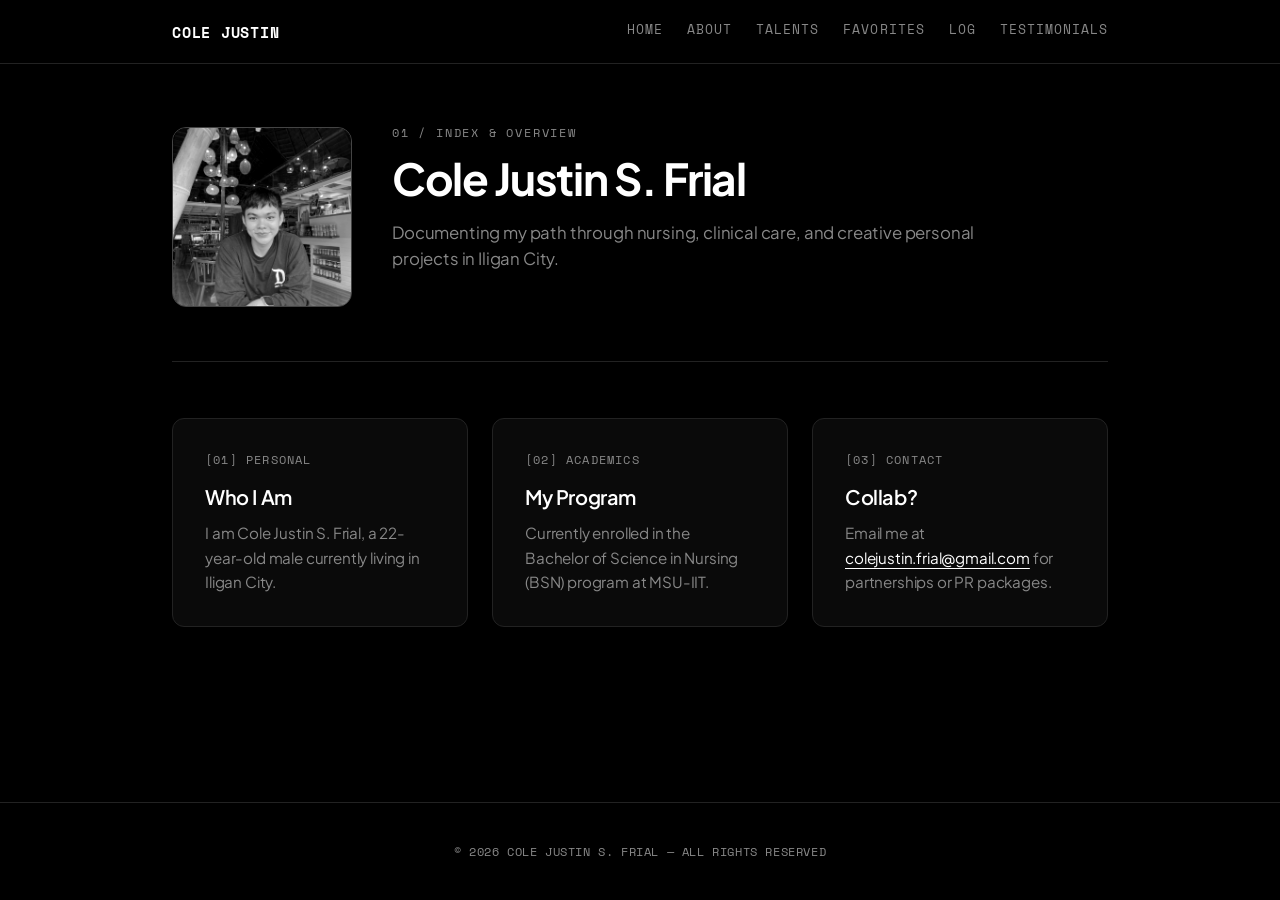
<file: index.html>
<!DOCTYPE html>
<html lang="en">
<head>
    <meta charset="UTF-8">
    <meta name="viewport" content="width=device-width, initial-scale=1.0">
    <title>Cole Justin Frial | Index</title>
    <link rel="stylesheet" href="index-style.css?v=3.1">
</head>
<body>
    <header>
        <div class="header">
            <div class="header-Left">
                <a href="index.html" class="logo">Cole Justin</a>
            </div>
            <div class="header-Right">
                <a href="index.html">Home</a>
                <a href="about.html">About</a>
                <a href="talents.html">Talents</a>
                <a href="favorites.html">Favorites</a>
                <a href="log.html">Log</a>
                <a href="testimonials.html">Testimonials</a>
            </div>
        </div>
    </header>

    <main>
        <section class="hero-split">
            <div class="profile-frame">
                <img src="images/profile.jpg" alt="Cole Justin S. Frial" onerror="this.src='https://images.unsplash.com/photo-1507003211169-0a1dd7228f2d?w=500&auto=format&fit=crop&q=60'">
            </div>
            <div class="hero-text">
                <span class="tagline">01 / Index & Overview</span>
                <h1 class="hero-title">Cole Justin S. Frial</h1>
                <p class="hero-desc">Documenting my path through nursing, clinical care, and creative personal projects in Iligan City.</p>
            </div>
        </section>

        <div class="grid-container">
            <div class="card">
                <div>
                    <span class="card-num">[01] PERSONAL</span>
                    <h3>Who I Am</h3>
                    <p>I am Cole Justin S. Frial, a 22-year-old male currently living in Iligan City.</p>
                </div>
            </div>

            <div class="card">
                <div>
                    <span class="card-num">[02] ACADEMICS</span>
                    <h3>My Program</h3>
                    <p>Currently enrolled in the Bachelor of Science in Nursing (BSN) program at MSU-IIT.</p>
                </div>
            </div>

            <div class="card">
                <div>
                    <span class="card-num">[03] CONTACT</span>
                    <h3>Collab?</h3>
                    <p>Email me at <a href="mailto:colejustin.frial@gmail.com" class="email-link">colejustin.frial@gmail.com</a> for partnerships or PR packages.</p>
                </div>
            </div>
        </div>
    </main>

    <footer>
        © 2026 Cole Justin S. Frial — All Rights Reserved
    </footer>
</body>
</html>
</file>
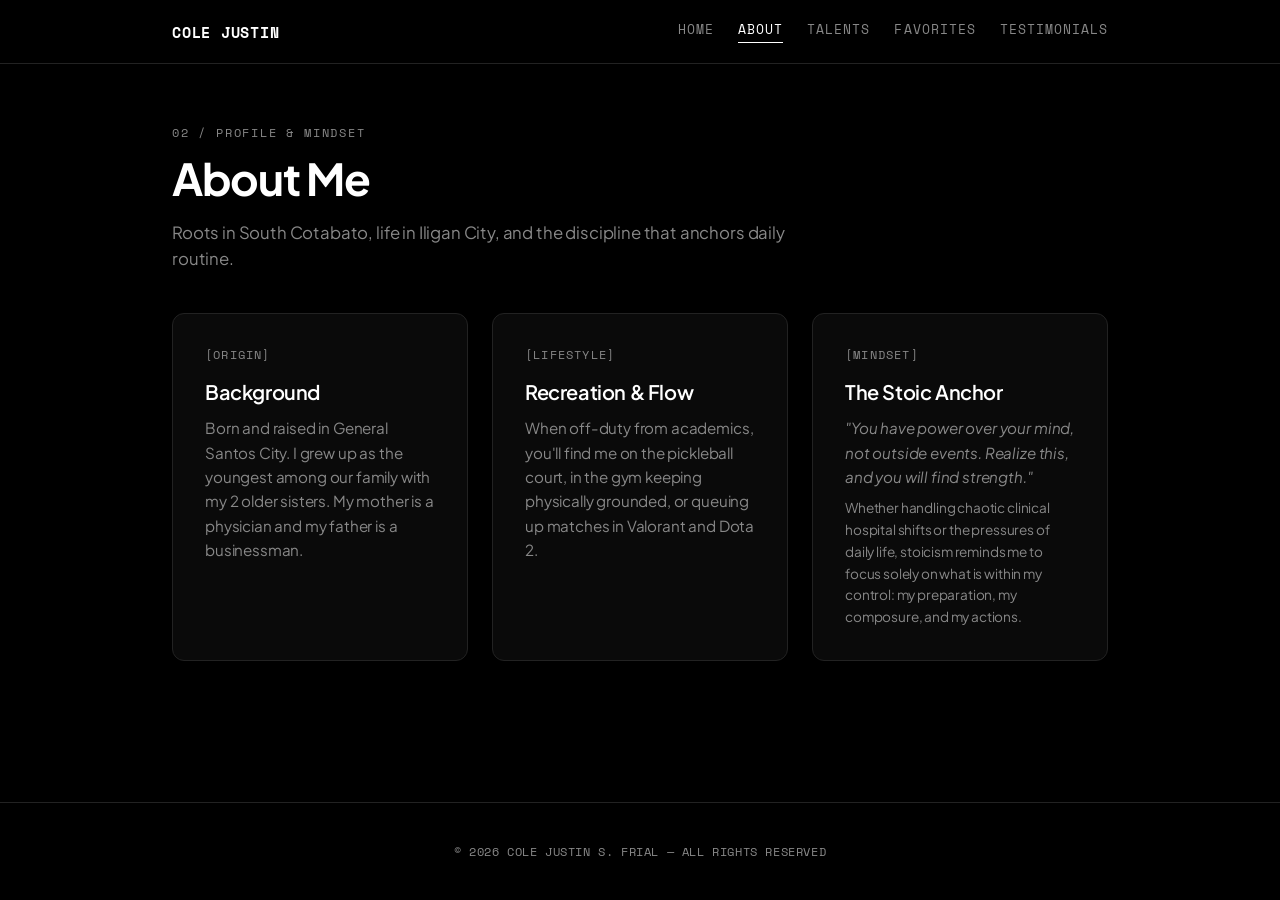
<file: about.html>
<!DOCTYPE html>
<html lang="en">
<head>
    <meta charset="UTF-8">
    <meta name="viewport" content="width=device-width, initial-scale=1.0">
    <title>Cole Justin | About</title>
    <link rel="stylesheet" href="index-style.css?v=2.1">
</head>
<body>
    <header>
        <div class="header">
            <div class="header-Left">
                <a href="index.html" class="logo">Cole Justin</a>
            </div>
            <div class="header-Right">
                <a href="index.html">Home</a>
                <a class="active" href="about.html">About</a>
                <a href="talents.html">Talents</a>
                <a href="favorites.html">Favorites</a>
                <a href="testimonials.html">Testimonials</a>
            </div>
        </div>
    </header>

    <main>
        <span class="tagline">02 / Profile & Mindset</span>
        <h1 class="hero-title">About Me</h1>
        <p class="hero-subtitle">Roots in South Cotabato, life in Iligan City, and the discipline that anchors daily routine.</p>

        <div class="grid-container" style="margin-bottom: 2rem;">
            <div class="card">
                <div>
                    <span class="card-num">[ORIGIN]</span>
                    <h3>Background</h3>
                    <p>Born and raised in General Santos City. I grew up as the youngest among our family with my 2 older sisters. My mother is a physician and my father is a businessman.</p>
                </div>
            </div>

            <div class="card">
                <div>
                    <span class="card-num">[LIFESTYLE]</span>
                    <h3>Recreation & Flow</h3>
                    <p>When off-duty from academics, you'll find me on the pickleball court, in the gym keeping physically grounded, or queuing up matches in Valorant and Dota 2.</p>
                </div>
            </div>

            <div class="card">
                <div>
                    <span class="card-num">[MINDSET]</span>
                    <h3>The Stoic Anchor</h3>
                    <p><em>"You have power over your mind, not outside events. Realize this, and you will find strength."</em></p>
                    <p style="margin-top: 0.5rem; font-size: 0.85rem; color: var(--text-muted);">
                        Whether handling chaotic clinical hospital shifts or the pressures of daily life, stoicism reminds me to focus solely on what is within my control: my preparation, my composure, and my actions.
                    </p>
                </div>
            </div>
        </div>
    </main>

    <footer>
        © 2026 Cole Justin S. Frial — All Rights Reserved
    </footer>
</body>
</html>
</file>
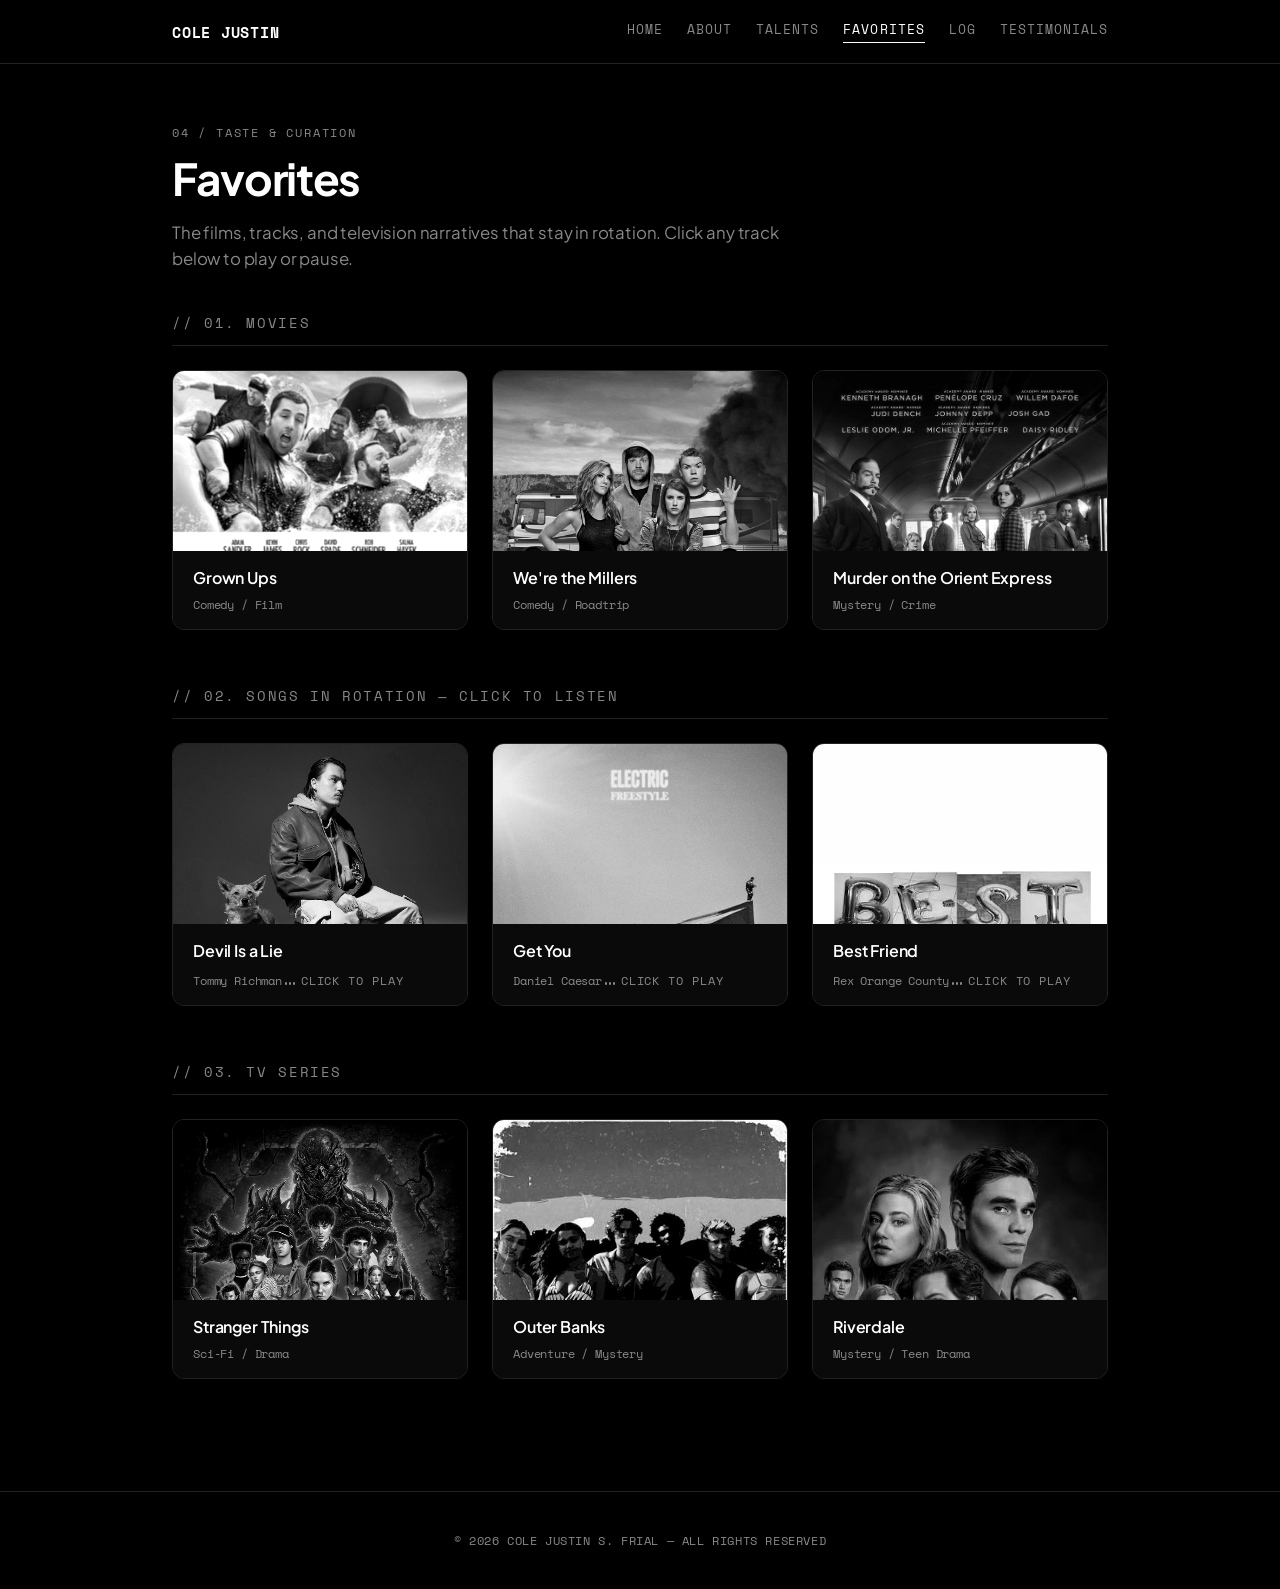
<file: favorites.html>
<!DOCTYPE html>
<html lang="en">
<head>
    <meta charset="UTF-8">
    <meta name="viewport" content="width=device-width, initial-scale=1.0">
    <title>Cole Justin | Favorites</title>
    <link rel="stylesheet" href="index-style.css?v=5.0">
</head>
<body>
    <header>
        <div class="header">
            <div class="header-Left">
                <a href="index.html" class="logo">Cole Justin</a>
            </div>
            <div class="header-Right">
                <a href="index.html">Home</a>
                <a href="about.html">About</a>
                <a href="talents.html">Talents</a>
                <a class="active" href="favorites.html">Favorites</a>
                <a href="log.html">Log</a>
                <a href="testimonials.html">Testimonials</a>
            </div>
        </div>
    </header>

    <main>
        <span class="tagline">04 / Taste & Curation</span>
        <h1 class="hero-title">Favorites</h1>
        <p class="hero-subtitle">The films, tracks, and television narratives that stay in rotation. Click any track below to play or pause.</p>

        <!-- 01. MOVIES -->
        <section class="favorites-section">
            <div class="favorites-header">// 01. Movies</div>
            <div class="fav-grid">
                
                <div class="fav-card">
                    <div class="fav-media">
                        <img src="images/grown-ups.jpg" alt="Grown Ups" onerror="this.src='https://images.unsplash.com/photo-1517604931442-7e0c8ed2963c?w=400&auto=format&fit=crop&q=60'">
                    </div>
                    <div class="fav-info">
                        <h4>Grown Ups</h4>
                        <span>Comedy / Film</span>
                    </div>
                </div>

                <div class="fav-card">
                    <div class="fav-media">
                        <img src="images/millers.jpg" alt="We're the Millers" onerror="this.src='https://images.unsplash.com/photo-1489599849927-2ee91cede3ba?w=400&auto=format&fit=crop&q=60'">
                    </div>
                    <div class="fav-info">
                        <h4>We're the Millers</h4>
                        <span>Comedy / Roadtrip</span>
                    </div>
                </div>

                <div class="fav-card">
                    <div class="fav-media">
                        <img src="images/orient-express.jpg" alt="Murder on the Orient Express" onerror="this.src='https://images.unsplash.com/photo-1534447677768-be436bb09401?w=400&auto=format&fit=crop&q=60'">
                    </div>
                    <div class="fav-info">
                        <h4>Murder on the Orient Express</h4>
                        <span>Mystery / Crime</span>
                    </div>
                </div>

            </div>
        </section>

        <!-- 02. SONGS (CLICKABLE AUDIO PLAYER) -->
        <section class="favorites-section">
            <div class="favorites-header">// 02. Songs in Rotation &mdash; Click to Listen</div>
            <div class="fav-grid">
                
                <!-- Track 1 -->
                <div class="fav-card" data-audio="images/devil-is-a-lie.mp3">
                    <div class="fav-media">
                        <img src="images/devil-is-a-lie.jpg" alt="Devil is a Lie" onerror="this.src='https://images.unsplash.com/photo-1511671782779-c97d3d27a1d4?w=400&auto=format&fit=crop&q=60'">
                    </div>
                    <div class="fav-info">
                        <h4>Devil Is a Lie</h4>
                        <span>Tommy Richman</span>
                        <div class="audio-status-pill">
                            <span class="pill-bars">
                                <span class="pill-bar"></span>
                                <span class="pill-bar"></span>
                                <span class="pill-bar"></span>
                            </span>
                            <span class="status-text">Click to Play</span>
                        </div>
                    </div>
                </div>

                <!-- Track 2 -->
                <div class="fav-card" data-audio="images/get-you.mp3">
                    <div class="fav-media">
                        <img src="images/get-you.jpg" alt="Get You" onerror="this.src='https://images.unsplash.com/photo-1470225620780-dba8ba36b745?w=400&auto=format&fit=crop&q=60'">
                    </div>
                    <div class="fav-info">
                        <h4>Get You</h4>
                        <span>Daniel Caesar</span>
                        <div class="audio-status-pill">
                            <span class="pill-bars">
                                <span class="pill-bar"></span>
                                <span class="pill-bar"></span>
                                <span class="pill-bar"></span>
                            </span>
                            <span class="status-text">Click to Play</span>
                        </div>
                    </div>
                </div>

                <!-- Track 3 -->
                <div class="fav-card" data-audio="images/best-friend.mp3">
                    <div class="fav-media">
                        <img src="images/best-friend.jpg" alt="Best Friend" onerror="this.src='https://images.unsplash.com/photo-1493225457124-a3eb161ffa5f?w=400&auto=format&fit=crop&q=60'">
                    </div>
                    <div class="fav-info">
                        <h4>Best Friend</h4>
                        <span>Rex Orange County</span>
                        <div class="audio-status-pill">
                            <span class="pill-bars">
                                <span class="pill-bar"></span>
                                <span class="pill-bar"></span>
                                <span class="pill-bar"></span>
                            </span>
                            <span class="status-text">Click to Play</span>
                        </div>
                    </div>
                </div>

            </div>
        </section>

        <!-- 03. SERIES -->
        <section class="favorites-section">
            <div class="favorites-header">// 03. TV Series</div>
            <div class="fav-grid">
                
                <div class="fav-card">
                    <div class="fav-media">
                        <img src="images/stranger-things.jpg" alt="Stranger Things" onerror="this.src='https://images.unsplash.com/photo-1509198397868-475647b2a1e5?w=400&auto=format&fit=crop&q=60'">
                    </div>
                    <div class="fav-info">
                        <h4>Stranger Things</h4>
                        <span>Sci-Fi / Drama</span>
                    </div>
                </div>

                <div class="fav-card">
                    <div class="fav-media">
                        <img src="images/outer-banks.jpg" alt="Outer Banks" onerror="this.src='https://images.unsplash.com/photo-1507525428034-b723cf961d3e?w=400&auto=format&fit=crop&q=60'">
                    </div>
                    <div class="fav-info">
                        <h4>Outer Banks</h4>
                        <span>Adventure / Mystery</span>
                    </div>
                </div>

                <div class="fav-card">
                    <div class="fav-media">
                        <img src="images/riverdale.jpg" alt="Riverdale" onerror="this.src='https://images.unsplash.com/photo-1518709268805-4e9042af9f23?w=400&auto=format&fit=crop&q=60'">
                    </div>
                    <div class="fav-info">
                        <h4>Riverdale</h4>
                        <span>Mystery / Teen Drama</span>
                    </div>
                </div>

            </div>
        </section>
    </main>

    <footer>
        © 2026 Cole Justin S. Frial — All Rights Reserved
    </footer>

    <!-- Audio Player Controller -->
    <audio id="global-player"></audio>

    <script>
        const audioPlayer = document.getElementById('global-player');
        const songCards = document.querySelectorAll('.fav-card[data-audio]');
        let currentCard = null;

        songCards.forEach(card => {
            card.addEventListener('click', () => {
                const audioSource = card.getAttribute('data-audio');

                // If clicking the same song that is currently playing -> pause it
                if (currentCard === card && !audioPlayer.paused) {
                    audioPlayer.pause();
                    card.classList.remove('is-playing');
                    card.querySelector('.status-text').textContent = 'Click to Play';
                    return;
                }

                // Reset status text on previous card if switching songs
                if (currentCard && currentCard !== card) {
                    currentCard.classList.remove('is-playing');
                    currentCard.querySelector('.status-text').textContent = 'Click to Play';
                }

                // Load and play selected track
                currentCard = card;
                audioPlayer.src = audioSource;
                audioPlayer.volume = 0.5;
                audioPlayer.play().then(() => {
                    card.classList.add('is-playing');
                    card.querySelector('.status-text').textContent = 'Now Playing';
                }).catch(err => {
                    console.error("Audio playback error:", err);
                });
            });
        });

        // When a song naturally finishes
        audioPlayer.addEventListener('ended', () => {
            if (currentCard) {
                currentCard.classList.remove('is-playing');
                currentCard.querySelector('.status-text').textContent = 'Click to Play';
                currentCard = null;
            }
        });
    </script>
</body>
</html>
</file>
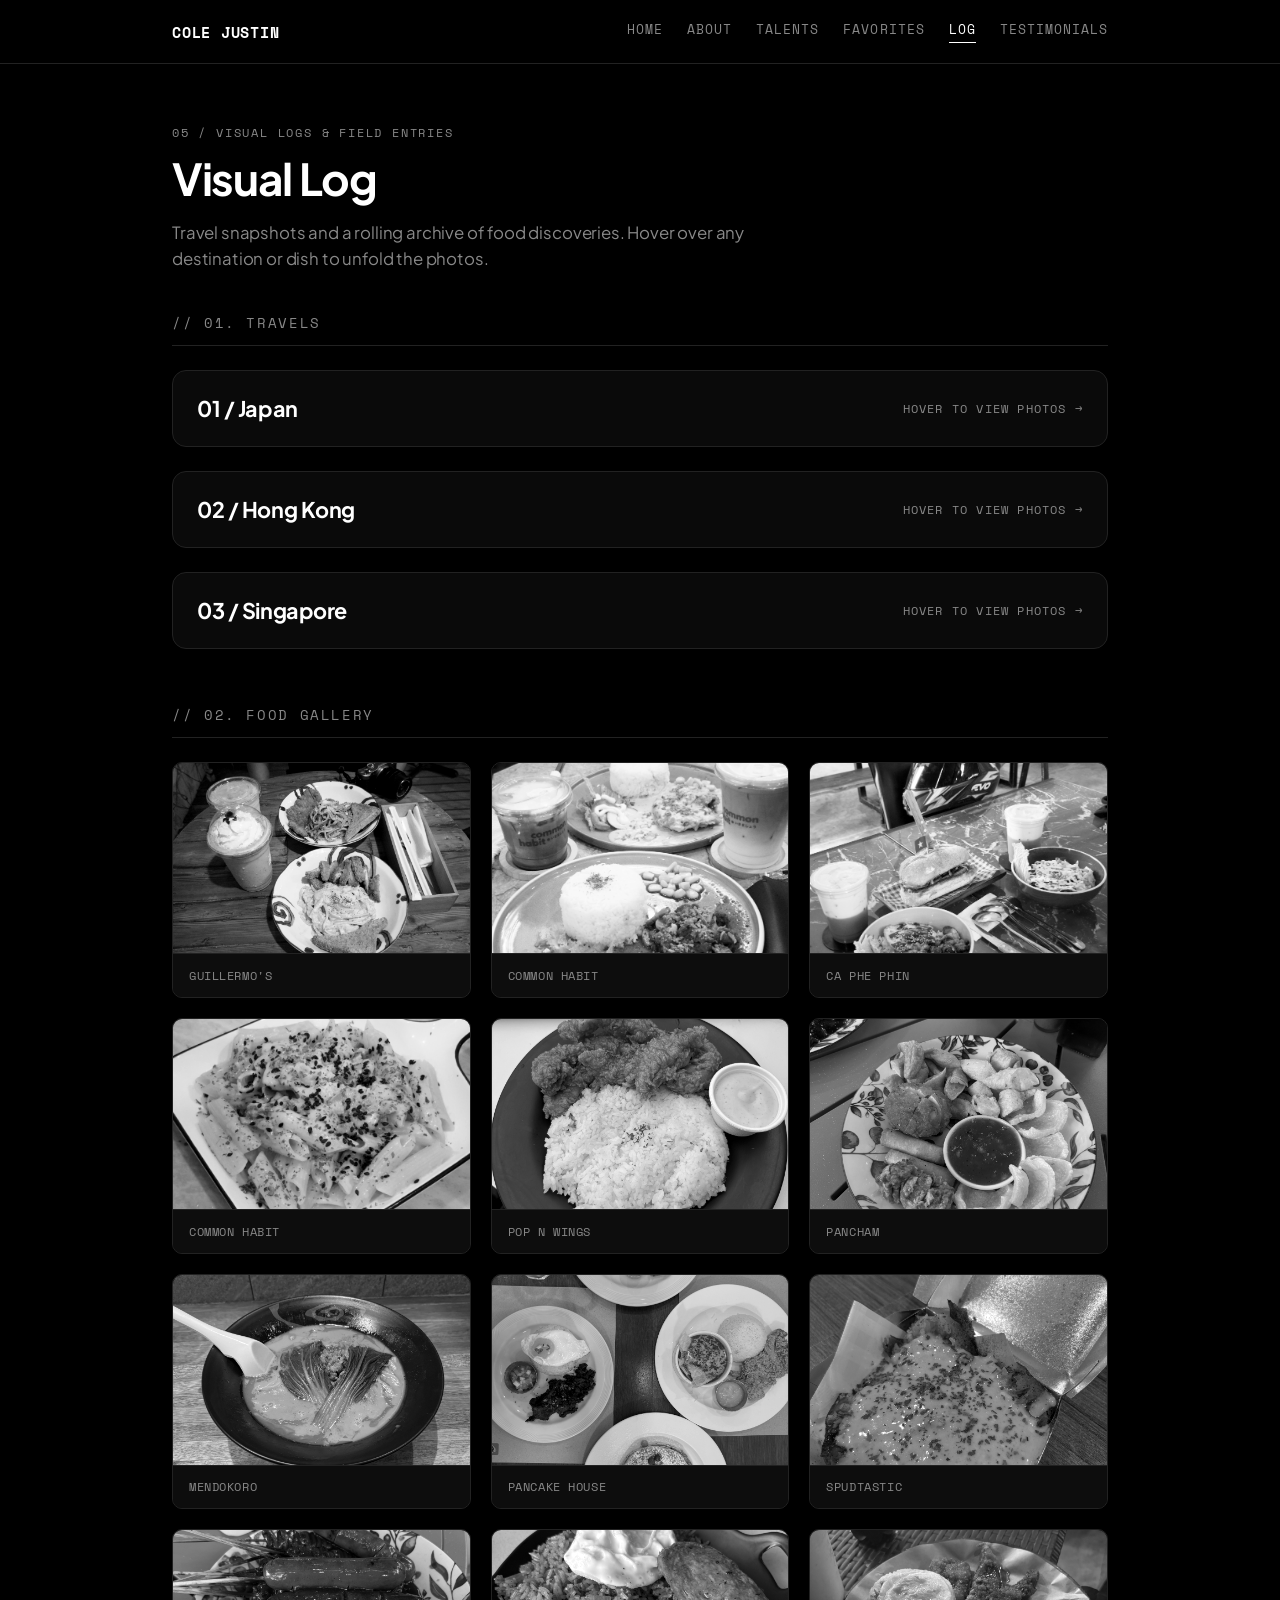
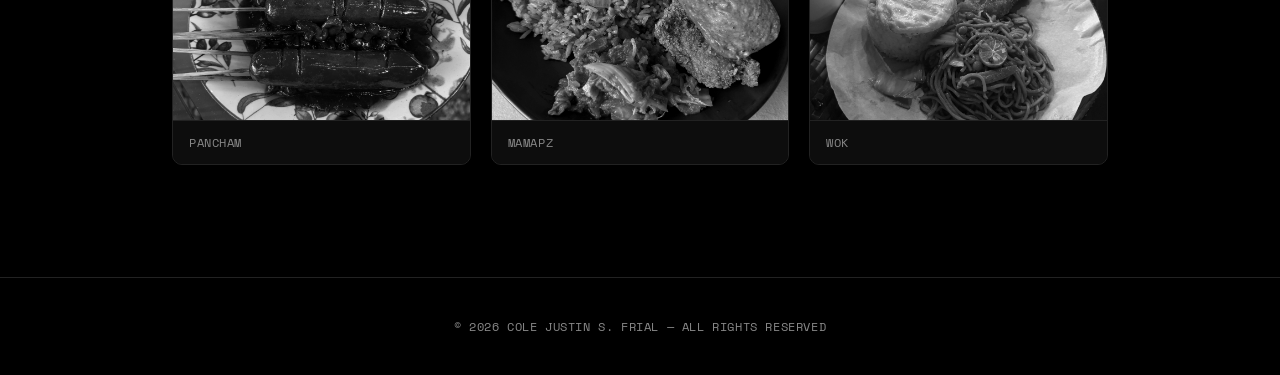
<file: log.html>
<!DOCTYPE html>
<html lang="en">
<head>
    <meta charset="UTF-8">
    <meta name="viewport" content="width=device-width, initial-scale=1.0">
    <title>Cole Justin | Log</title>
    <link rel="stylesheet" href="index-style.css?v=4.0">
</head>
<body>
    <header>
        <div class="header">
            <div class="header-Left">
                <a href="index.html" class="logo">Cole Justin</a>
            </div>
            <div class="header-Right">
                <a href="index.html">Home</a>
                <a href="about.html">About</a>
                <a href="talents.html">Talents</a>
                <a href="favorites.html">Favorites</a>
                <a class="active" href="log.html">Log</a>
                <a href="testimonials.html">Testimonials</a>
            </div>
        </div>
    </header>

    <main>
        <span class="tagline">05 / Visual Logs & Field Entries</span>
        <h1 class="hero-title">Visual Log</h1>
        <p class="hero-subtitle">Travel snapshots and a rolling archive of food discoveries. Hover over any destination or dish to unfold the photos.</p>

        <!-- SECTION 1: TRAVELS (HOVER TO EXPAND) -->
        <section class="favorites-section">
            <div class="favorites-header">// 01. Travels</div>

            <div class="travel-group-stack">
                
                <!-- DESTINATION 1: JAPAN -->
                <div class="travel-block">
                    <div class="travel-block-header">
                        <h3>01 / Japan</h3>
                        <span class="travel-hint">Hover to view photos &rarr;</span>
                    </div>
                    <div class="travel-photos-tray">
                        <div class="log-item">
                            <div class="log-media">
                                <img src="images/japan-1.jpg" alt="Japan 1" onerror="this.src='https://images.unsplash.com/photo-1503899036084-c55cdd92da26?w=600&auto=format&fit=crop&q=60'">
                            </div>
                            <div class="log-caption"><span>MOUNT FUJI</span><span>[01]</span></div>
                        </div>
                        <div class="log-item">
                            <div class="log-media">
                                <img src="images/japan-2.jpg" alt="Japan 2" onerror="this.src='https://images.unsplash.com/photo-1493976040374-85c8e12f0c0e?w=600&auto=format&fit=crop&q=60'">
                            </div>
                            <div class="log-caption"><span>TEMPLE IN DISNEY SEA</span><span>[02]</span></div>
                        </div>
                        <div class="log-item">
                            <div class="log-media">
                                <img src="images/japan-3.jpg" alt="Japan 3" onerror="this.src='https://images.unsplash.com/photo-1542051841857-5f90071e7989?w=600&auto=format&fit=crop&q=60'">
                            </div>
                            <div class="log-caption"><span>MOUNT FUJI SEA OF CLOUDS</span><span>[03]</span></div>
                        </div>
                    </div>
                </div>

                <!-- DESTINATION 2: HONG KONG -->
                <div class="travel-block">
                    <div class="travel-block-header">
                        <h3>02 / Hong Kong</h3>
                        <span class="travel-hint">Hover to view photos &rarr;</span>
                    </div>
                    <div class="travel-photos-tray">
                        <div class="log-item">
                            <div class="log-media">
                                <img src="images/hk-1.jpg" alt="Hong Kong 1" onerror="this.src='https://images.unsplash.com/photo-1506970845246-18f21d533b20?w=600&auto=format&fit=crop&q=60'">
                            </div>
                            <div class="log-caption"><span>HONG KONG CULTURAL CENTER</span><span>[01]</span></div>
                        </div>
                        <div class="log-item">
                            <div class="log-media">
                                <img src="images/hk-2.jpg" alt="Hong Kong 2" onerror="this.src='https://images.unsplash.com/photo-1536599018102-9f803c140fc1?w=600&auto=format&fit=crop&q=60'">
                            </div>
                            <div class="log-caption"><span>COLOSSEUM</span><span>[02]</span></div>
                        </div>
                        <div class="log-item">
                            <div class="log-media">
                                <img src="images/hk-3.jpg" alt="Hong Kong 3" onerror="this.src='https://images.unsplash.com/photo-1518684079-3c830dcef090?w=600&auto=format&fit=crop&q=60'">
                            </div>
                            <div class="log-caption"><span>DISNEYLAND</span><span>[03]</span></div>
                        </div>
                    </div>
                </div>

                <!-- DESTINATION 3: SINGAPORE -->
                <div class="travel-block">
                    <div class="travel-block-header">
                        <h3>03 / Singapore</h3>
                        <span class="travel-hint">Hover to view photos &rarr;</span>
                    </div>
                    <div class="travel-photos-tray">
                        <div class="log-item">
                            <div class="log-media">
                                <img src="images/sg-1.jpg" alt="Singapore 1" onerror="this.src='https://images.unsplash.com/photo-1525625293386-3f8f99389edd?w=600&auto=format&fit=crop&q=60'">
                            </div>
                            <div class="log-caption"><span>CHANGI AIRPORT</span><span>[01]</span></div>
                        </div>
                        <div class="log-item">
                            <div class="log-media">
                                <img src="images/sg-2.jpg" alt="Singapore 2" onerror="this.src='https://images.unsplash.com/photo-1565967511849-76a60a516170?w=600&auto=format&fit=crop&q=60'">
                            </div>
                            <div class="log-caption"><span>MALLING</span><span>[02]</span></div>
                        </div>
                        <div class="log-item">
                            <div class="log-media">
                                <img src="images/sg-3.jpg" alt="Singapore 3" onerror="this.src='https://images.unsplash.com/photo-1506351421178-63b52a2d2562?w=600&auto=format&fit=crop&q=60'">
                            </div>
                            <div class="log-caption"><span>CITY</span><span>[03]</span></div>
                        </div>
                    </div>
                </div>

            </div>
        </section>

        <!-- SECTION 2: FOOD GALLERY (12 ENTRIES) -->
        <section class="favorites-section">
            <div class="favorites-header">// 02. Food Gallery</div>
            <div class="food-grid">
                
                <div class="log-item">
                    <div class="food-media">
                        <img src="images/food-1.jpg" alt="Ramen Bowl" onerror="this.src='https://images.unsplash.com/photo-1569718212165-3a8278d5f624?w=500&auto=format&fit=crop&q=60'">
                    </div>
                    <div class="log-caption"><span>GUILLERMO'S</span></div>
                </div>

                <div class="log-item">
                    <div class="food-media">
                        <img src="images/food-2.jpg" alt="Café Roast" onerror="this.src='https://images.unsplash.com/photo-1555396273-367ea4eb4db5?w=500&auto=format&fit=crop&q=60'">
                    </div>
                    <div class="log-caption"><span>COMMON HABIT</span></div>
                </div>

                <div class="log-item">
                    <div class="food-media">
                        <img src="images/food-3.jpg" alt="Wood-fired Pizza" onerror="this.src='https://images.unsplash.com/photo-1565299624946-b28f40a0ae38?w=500&auto=format&fit=crop&q=60'">
                    </div>
                    <div class="log-caption"><span>CA PHE PHIN</span></div>
                </div>

                <div class="log-item">
                    <div class="food-media">
                        <img src="images/food-4.jpg" alt="Fresh Harvest" onerror="this.src='https://images.unsplash.com/photo-1540420773420-3366772f4999?w=500&auto=format&fit=crop&q=60'">
                    </div>
                    <div class="log-caption"><span>COMMON HABIT</span></div>
                </div>

                <div class="log-item">
                    <div class="food-media">
                        <img src="images/food-5.jpg" alt="Smash Burger" onerror="this.src='https://images.unsplash.com/photo-1550547660-d9450f859349?w=500&auto=format&fit=crop&q=60'">
                    </div>
                    <div class="log-caption"><span>POP N WINGS</span></div>
                </div>

                <div class="log-item">
                    <div class="food-media">
                        <img src="images/food-6.jpg" alt="Dessert & Sweets" onerror="this.src='https://images.unsplash.com/photo-1551024709-8f23befc6f87?w=500&auto=format&fit=crop&q=60'">
                    </div>
                    <div class="log-caption"><span>PANCHAM</span></div>
                </div>

                <div class="log-item">
                    <div class="food-media">
                        <img src="images/food-7.jpg" alt="Sushi Platter" onerror="this.src='https://images.unsplash.com/photo-1579871494447-9811cf80d66c?w=500&auto=format&fit=crop&q=60'">
                    </div>
                    <div class="log-caption"><span>MENDOKORO</span></div>
                </div>

                <div class="log-item">
                    <div class="food-media">
                        <img src="images/food-8.jpg" alt="Fresh Pasta" onerror="this.src='https://images.unsplash.com/photo-1551183053-bf91a1d81141?w=500&auto=format&fit=crop&q=60'">
                    </div>
                    <div class="log-caption"><span>PANCAKE HOUSE</span></div>
                </div>

                <div class="log-item">
                    <div class="food-media">
                        <img src="images/food-9.jpg" alt="Steak Frites" onerror="this.src='https://images.unsplash.com/photo-1544025162-d76694265947?w=500&auto=format&fit=crop&q=60'">
                    </div>
                    <div class="log-caption"><span>SPUDTASTIC</span></div>
                </div>

                <div class="log-item">
                    <div class="food-media">
                        <img src="images/food-10.jpg" alt="Bakery Pastry" onerror="this.src='https://images.unsplash.com/photo-1555507036-ab1f4038808a?w=500&auto=format&fit=crop&q=60'">
                    </div>
                    <div class="log-caption"><span>PANCHAM</span></div>
                </div>

                <div class="log-item">
                    <div class="food-media">
                        <img src="images/food-11.jpg" alt="Street Tacos" onerror="this.src='https://images.unsplash.com/photo-1565299585323-38d6b0865b47?w=500&auto=format&fit=crop&q=60'">
                    </div>
                    <div class="log-caption"><span>MAMAPZ</span></div>
                </div>

                <div class="log-item">
                    <div class="food-media">
                        <img src="images/food-12.jpg" alt="Iced Brew" onerror="this.src='https://images.unsplash.com/photo-1536256263959-770b48d82b0a?w=500&auto=format&fit=crop&q=60'">
                    </div>
                    <div class="log-caption"><span>WOK</span></div>
                </div>

            </div>
        </section>
    </main>

    <footer>
        © 2026 Cole Justin S. Frial — All Rights Reserved
    </footer>
</body>
</html>
</file>
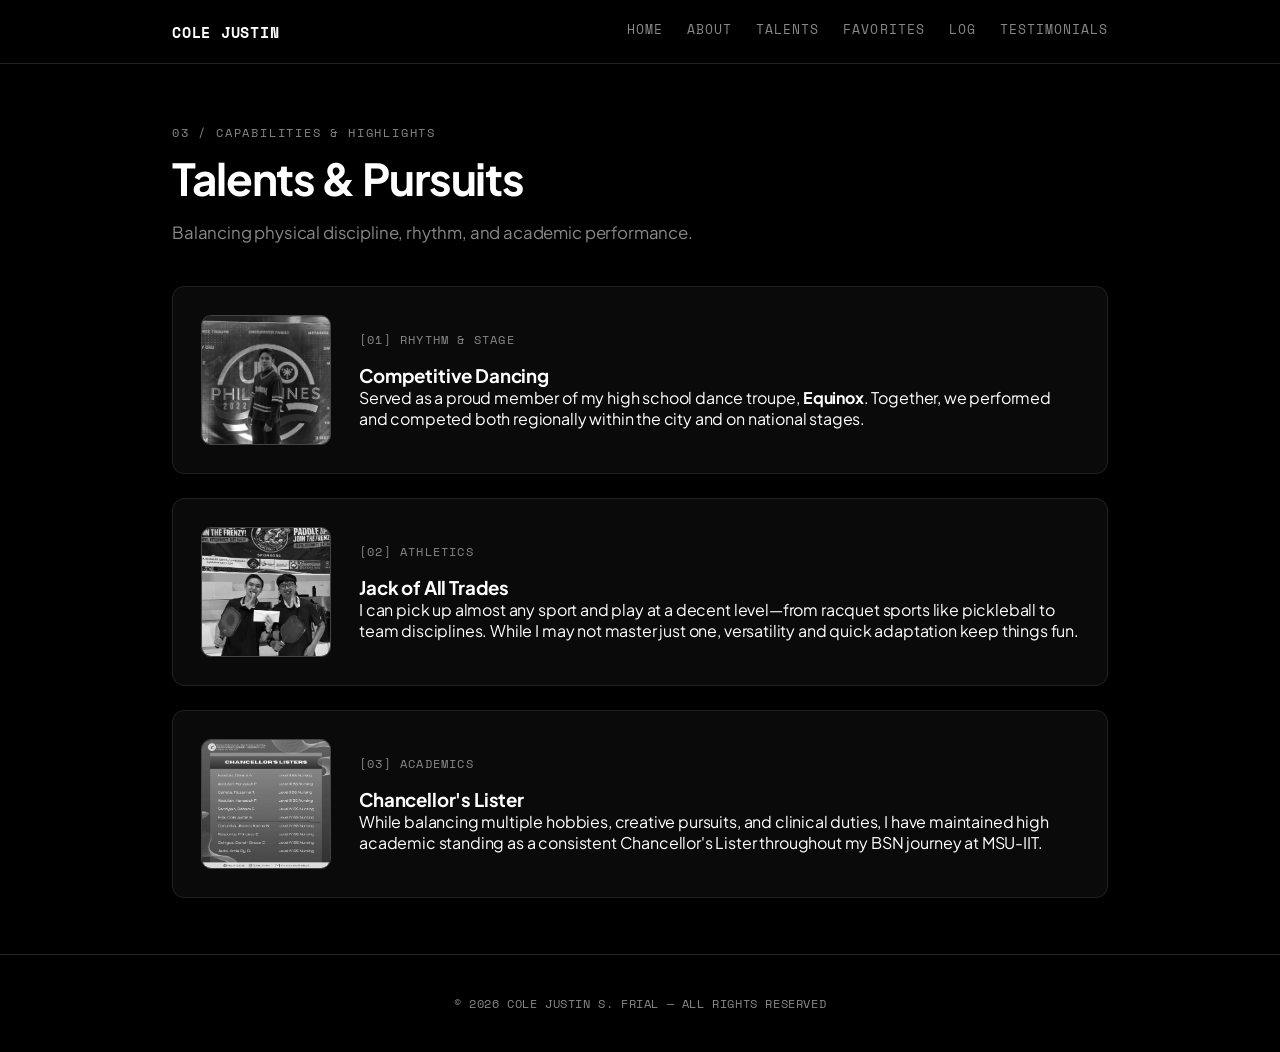
<file: talents.html>
<!DOCTYPE html>
<html lang="en">
<head>
    <meta charset="UTF-8">
    <meta name="viewport" content="width=device-width, initial-scale=1.0">
    <title>Cole Justin | Talents</title>
    <link rel="stylesheet" href="index-style.css?v=3.1">
</head>
<body>
    <header>
        <div class="header">
            <div class="header-Left">
                <a href="index.html" class="logo">Cole Justin</a>
            </div>
            <div class="header-Right">
                <a href="index.html">Home</a>
                <a href="about.html">About</a>
                <a href="talents.html">Talents</a>
                <a href="favorites.html">Favorites</a>
                <a href="log.html">Log</a>
                <a href="testimonials.html">Testimonials</a>
            </div>
        </div>
    </header>

    <main>
        <span class="tagline">03 / Capabilities & Highlights</span>
        <h1 class="hero-title">Talents & Pursuits</h1>
        <p class="hero-subtitle">Balancing physical discipline, rhythm, and academic performance.</p>

        <div style="display: flex; flex-direction: column; gap: 1.5rem;">
            <!-- Dancing -->
            <div class="talent-card">
                <div class="talent-frame">
                    <img src="images/dance.jpg" alt="Equinox Dance Troupe" onerror="this.src='https://images.unsplash.com/photo-1547153760-18fc86324498?w=400&auto=format&fit=crop&q=60'">
                </div>
                <div>
                    <span class="card-num">[01] RHYTHM & STAGE</span>
                    <h3>Competitive Dancing</h3>
                    <p>Served as a proud member of my high school dance troupe, <strong>Equinox</strong>. Together, we performed and competed both regionally within the city and on national stages.</p>
                </div>
            </div>

            <!-- Sports -->
            <div class="talent-card">
                <div class="talent-frame">
                    <img src="images/sports.jpg" alt="Sports & Fitness" onerror="this.src='https://images.unsplash.com/photo-1517649763962-0c623266ddc0?w=400&auto=format&fit=crop&q=60'">
                </div>
                <div>
                    <span class="card-num">[02] ATHLETICS</span>
                    <h3>Jack of All Trades</h3>
                    <p>I can pick up almost any sport and play at a decent level—from racquet sports like pickleball to team disciplines. While I may not master just one, versatility and quick adaptation keep things fun.</p>
                </div>
            </div>

            <!-- Academics -->
            <div class="talent-card">
                <div class="talent-frame">
                    <img src="images/study.jpg" alt="Academics" onerror="this.src='https://images.unsplash.com/photo-1456513080510-7bf3a84b82f8?w=400&auto=format&fit=crop&q=60'">
                </div>
                <div>
                    <span class="card-num">[03] ACADEMICS</span>
                    <h3>Chancellor's Lister</h3>
                    <p>While balancing multiple hobbies, creative pursuits, and clinical duties, I have maintained high academic standing as a consistent Chancellor's Lister throughout my BSN journey at MSU-IIT.</p>
                </div>
            </div>
        </div>
    </main>

    <footer>
        © 2026 Cole Justin S. Frial — All Rights Reserved
    </footer>
</body>
</html>
</file>
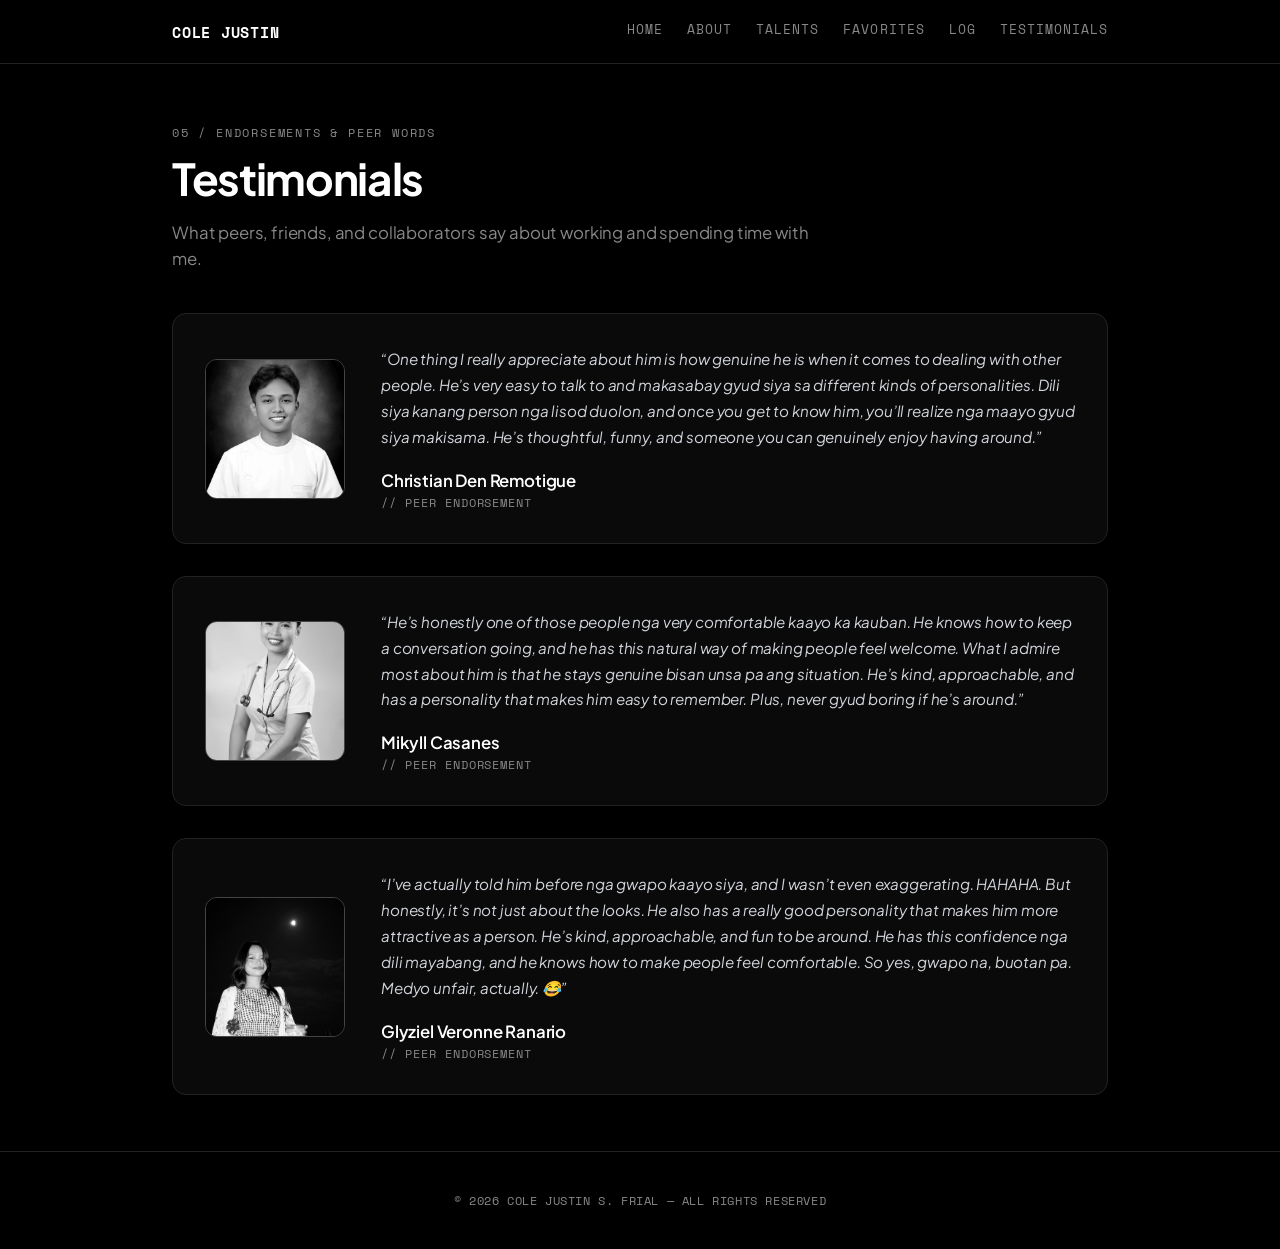
<file: testimonials.html>
<!DOCTYPE html>
<html lang="en">
<head>
    <meta charset="UTF-8">
    <meta name="viewport" content="width=device-width, initial-scale=1.0">
    <title>Cole Justin | Testimonials</title>
    <link rel="stylesheet" href="index-style.css?v=3.1">
</head>
<body>
    <header>
        <div class="header">
            <div class="header-Left">
                <a href="index.html" class="logo">Cole Justin</a>
            </div>
            <div class="header-Right">
                <a href="index.html">Home</a>
                <a href="about.html">About</a>
                <a href="talents.html">Talents</a>
                <a href="favorites.html">Favorites</a>
                <a href="log.html">Log</a>
                <a href="testimonials.html">Testimonials</a>
            </div>
        </div>
    </header>

    <main>
        <span class="tagline">05 / Endorsements & Peer Words</span>
        <h1 class="hero-title">Testimonials</h1>
        <p class="hero-subtitle">What peers, friends, and collaborators say about working and spending time with me.</p>

        <div class="testimonial-list">
            <!-- Christian -->
            <div class="testimonial-card">
                <div class="testimonial-frame">
                    <img src="images/christian.jpg" alt="Christian Den Remotigue" onerror="this.src='https://images.unsplash.com/photo-1534528741775-53994a69daeb?w=400&auto=format&fit=crop&q=60'">
                </div>
                <div class="testimonial-content">
                    <p class="testimonial-quote">
                        “One thing I really appreciate about him is how genuine he is when it comes to dealing with other people. He’s very easy to talk to and makasabay gyud siya sa different kinds of personalities. Dili siya kanang person nga lisod duolon, and once you get to know him, you’ll realize nga maayo gyud siya makisama. He’s thoughtful, funny, and someone you can genuinely enjoy having around.”
                    </p>
                    <div class="testimonial-author">Christian Den Remotigue</div>
                    <div class="testimonial-role">// Peer Endorsement</div>
                </div>
            </div>

            <!-- Mikyll -->
            <div class="testimonial-card">
                <div class="testimonial-frame">
                    <img src="images/mikyll.jpg" alt="Mikyll Casanes" onerror="this.src='https://images.unsplash.com/photo-1507003211169-0a1dd7228f2d?w=400&auto=format&fit=crop&q=60'">
                </div>
                <div class="testimonial-content">
                    <p class="testimonial-quote">
                        “He’s honestly one of those people nga very comfortable kaayo ka kauban. He knows how to keep a conversation going, and he has this natural way of making people feel welcome. What I admire most about him is that he stays genuine bisan unsa pa ang situation. He’s kind, approachable, and has a personality that makes him easy to remember. Plus, never gyud boring if he’s around.”
                    </p>
                    <div class="testimonial-author">Mikyll Casanes</div>
                    <div class="testimonial-role">// Peer Endorsement</div>
                </div>
            </div>

            <!-- Glyziel -->
            <div class="testimonial-card">
                <div class="testimonial-frame">
                    <img src="images/glyziel.jpg" alt="Glyziel Veronne Ranario" onerror="this.src='https://images.unsplash.com/photo-1494790108377-be9c29b29330?w=400&auto=format&fit=crop&q=60'">
                </div>
                <div class="testimonial-content">
                    <p class="testimonial-quote">
                        “I’ve actually told him before nga gwapo kaayo siya, and I wasn’t even exaggerating. HAHAHA. But honestly, it’s not just about the looks. He also has a really good personality that makes him more attractive as a person. He’s kind, approachable, and fun to be around. He has this confidence nga dili mayabang, and he knows how to make people feel comfortable. So yes, gwapo na, buotan pa. Medyo unfair, actually. 😂”
                    </p>
                    <div class="testimonial-author">Glyziel Veronne Ranario</div>
                    <div class="testimonial-role">// Peer Endorsement</div>
                </div>
            </div>
        </div>
    </main>

    <footer>
        © 2026 Cole Justin S. Frial — All Rights Reserved
    </footer>
</body>
</html>
</file>
<file: index-style.css>
@import url('https://fonts.googleapis.com/css2?family=Plus+Jakarta+Sans:wght@300;400;500;600;700&family=Space+Mono:wght@400;700&display=swap');

:root {
  --bg-main: #000000;
  --bg-card: #0a0a0a;
  --bg-card-hover: #121212;
  --border-subtle: #222222;
  --border-strong: #444444;
  --border-focus: #666666;
  --text-primary: #ffffff;
  --text-muted: #888888;
  --font-sans: 'Plus Jakarta Sans', -apple-system, BlinkMacSystemFont, sans-serif;
  --font-mono: 'Space Mono', monospace;
}

* {
  box-sizing: border-box;
  margin: 0;
  padding: 0;
}

body {
  background-color: var(--bg-main);
  color: var(--text-primary);
  font-family: var(--font-sans);
  min-height: 100vh;
  display: flex;
  flex-direction: column;
  letter-spacing: -0.01em;
  -webkit-font-smoothing: antialiased;
}

/* ==========================================================================
   Navigation Bar
   ========================================================================== */

header {
  border-bottom: 1px solid var(--border-subtle);
  background: rgba(0, 0, 0, 0.85);
  backdrop-filter: blur(12px);
  position: sticky;
  top: 0;
  z-index: 100;
}

.header {
  max-width: 1000px;
  margin: 0 auto;
  padding: 1.25rem 2rem;
  display: flex;
  align-items: center;
  justify-content: space-between;
}

.logo {
  font-family: var(--font-mono);
  font-size: 0.95rem;
  font-weight: 700;
  text-decoration: none;
  color: var(--text-primary);
  text-transform: uppercase;
  letter-spacing: 0.05em;
  transition: opacity 0.2s ease;
}

.logo:hover {
  opacity: 0.6;
}

.header-Right {
  display: flex;
  gap: 1.5rem;
}

.header-Right a {
  font-family: var(--font-mono);
  text-decoration: none;
  color: var(--text-muted);
  font-size: 0.8rem;
  text-transform: uppercase;
  letter-spacing: 0.08em;
  position: relative;
  padding-bottom: 4px;
  transition: color 0.25s ease;
}

.header-Right a:hover,
.header-Right a.active {
  color: var(--text-primary);
}

.header-Right a.active::after {
  content: '';
  position: absolute;
  bottom: 0;
  left: 0;
  width: 100%;
  height: 1px;
  background: var(--text-primary);
}

/* ==========================================================================
   Main Content Container & Animations
   ========================================================================== */

main {
  flex: 1;
  max-width: 1000px;
  width: 100%;
  margin: 0 auto;
  padding: 3.5rem 2rem;
  animation: fadeIn 0.6s cubic-bezier(0.16, 1, 0.3, 1) forwards;
}

@keyframes fadeIn {
  from {
    opacity: 0;
    transform: translateY(12px);
  }
  to {
    opacity: 1;
    transform: translateY(0);
  }
}

.tagline {
  font-family: var(--font-mono);
  font-size: 0.75rem;
  color: var(--text-muted);
  text-transform: uppercase;
  letter-spacing: 0.15em;
  margin-bottom: 0.75rem;
  display: inline-block;
}

.hero-title {
  font-size: 2.75rem;
  font-weight: 700;
  letter-spacing: -0.03em;
  line-height: 1.15;
  margin-bottom: 1rem;
}

.hero-subtitle,
.hero-desc {
  font-size: 1.05rem;
  color: var(--text-muted);
  line-height: 1.6;
  max-width: 650px;
  margin-bottom: 2.5rem;
}

/* ==========================================================================
   1. Home Hero Section (Pop-Out Square Frame)
   ========================================================================== */

.hero-split {
  display: flex;
  align-items: center;
  gap: 2.5rem;
  margin-bottom: 3.5rem;
  padding-bottom: 3rem;
  border-bottom: 1px solid var(--border-subtle);
  position: relative;
}

@media (max-width: 650px) {
  .hero-split {
    flex-direction: column;
    align-items: flex-start;
    gap: 1.5rem;
  }
}

.profile-frame {
  flex-shrink: 0;
  width: 180px;
  height: 180px;
  border-radius: 14px;
  overflow: hidden;
  border: 1px solid var(--border-strong);
  background: #111111;
  box-shadow: 0 8px 24px rgba(0, 0, 0, 0.5);
  cursor: pointer;
  position: relative;
  z-index: 5;
  /* Smooth pop-out transitions */
  transition: width 0.4s cubic-bezier(0.16, 1, 0.3, 1),
              height 0.4s cubic-bezier(0.16, 1, 0.3, 1),
              transform 0.4s cubic-bezier(0.16, 1, 0.3, 1),
              box-shadow 0.4s cubic-bezier(0.16, 1, 0.3, 1),
              border-color 0.4s ease;
}

/* Pop out and enlarge your profile picture on hover */
.profile-frame:hover {
  width: 240px;
  height: 240px;
  transform: translateY(-6px) scale(1.03);
  border-color: #ffffff;
  box-shadow: 0 20px 45px rgba(0, 0, 0, 0.8), 0 0 25px rgba(255, 255, 255, 0.12);
  z-index: 20;
}

.profile-frame img {
  width: 100%;
  height: 100%;
  object-fit: cover;
  filter: grayscale(100%) contrast(110%);
  transition: filter 0.4s ease, transform 0.4s ease;
}

.profile-frame:hover img {
  filter: grayscale(0%) contrast(100%);
  transform: scale(1.04);
}

/* ==========================================================================
   General Cards Grid (Home & About)
   ========================================================================== */

.grid-container {
  display: grid;
  grid-template-columns: repeat(auto-fit, minmax(280px, 1fr));
  gap: 1.5rem;
}

.card {
  background: var(--bg-card);
  border: 1px solid var(--border-subtle);
  border-radius: 12px;
  padding: 2rem;
  display: flex;
  flex-direction: column;
  justify-content: space-between;
  transition: border-color 0.25s ease, background 0.25s ease, transform 0.25s ease, box-shadow 0.25s ease;
}

.card:hover {
  background: var(--bg-card-hover);
  border-color: var(--border-strong);
  transform: translateY(-4px);
  box-shadow: 0 12px 28px rgba(0, 0, 0, 0.5);
}

.card-num {
  font-family: var(--font-mono);
  font-size: 0.75rem;
  color: var(--text-muted);
  letter-spacing: 0.1em;
  margin-bottom: 1rem;
  display: block;
}

.card h3 {
  font-size: 1.25rem;
  font-weight: 600;
  margin-bottom: 0.75rem;
  letter-spacing: -0.02em;
}

.card p {
  color: var(--text-muted);
  font-size: 0.95rem;
  line-height: 1.6;
}

.email-link {
  color: var(--text-primary);
  text-decoration: underline;
  text-underline-offset: 4px;
  transition: opacity 0.2s ease;
}

.email-link:hover {
  opacity: 0.7;
}

/* ==========================================================================
   2. Talents Page Layout (Pop-Out Enlarge Picture Cards)
   ========================================================================== */

.talent-card {
  display: flex;
  gap: 1.75rem;
  align-items: center;
  background: var(--bg-card);
  border: 1px solid var(--border-subtle);
  border-radius: 12px;
  padding: 1.75rem;
  position: relative;
  z-index: 1;
  transition: border-color 0.35s ease,
              background 0.35s ease,
              transform 0.35s cubic-bezier(0.16, 1, 0.3, 1),
              box-shadow 0.35s cubic-bezier(0.16, 1, 0.3, 1);
}

.talent-card:hover {
  background: var(--bg-card-hover);
  border-color: var(--border-strong);
  transform: translateY(-5px);
  box-shadow: 0 16px 36px rgba(0, 0, 0, 0.7);
  z-index: 15;
}

.talent-frame {
  flex-shrink: 0;
  width: 130px;
  height: 130px;
  border-radius: 10px;
  overflow: hidden;
  border: 1px solid var(--border-strong);
  background: #111111;
  position: relative;
  transition: width 0.4s cubic-bezier(0.16, 1, 0.3, 1),
              height 0.4s cubic-bezier(0.16, 1, 0.3, 1),
              transform 0.4s cubic-bezier(0.16, 1, 0.3, 1),
              box-shadow 0.4s cubic-bezier(0.16, 1, 0.3, 1),
              border-color 0.4s ease;
}

/* Pop out and enlarge talent picture */
.talent-card:hover .talent-frame {
  width: 180px;
  height: 180px;
  transform: scale(1.04);
  border-color: #ffffff;
  box-shadow: 0 14px 30px rgba(0, 0, 0, 0.8), 0 0 20px rgba(255, 255, 255, 0.1);
}

.talent-frame img {
  width: 100%;
  height: 100%;
  object-fit: cover;
  filter: grayscale(100%);
  transition: filter 0.4s ease, transform 0.4s ease;
}

.talent-card:hover .talent-frame img {
  filter: grayscale(0%);
  transform: scale(1.05);
}

@media (max-width: 600px) {
  .talent-card {
    flex-direction: column;
    align-items: flex-start;
  }
}

/* ==========================================================================
   3. Favorites Page Layout (Pop-Out Full-Poster Expansion)
   ========================================================================== */

.favorites-section {
  margin-bottom: 3.5rem;
}

.favorites-header {
  font-family: var(--font-mono);
  font-size: 0.85rem;
  letter-spacing: 0.12em;
  text-transform: uppercase;
  color: var(--text-muted);
  border-bottom: 1px solid var(--border-subtle);
  padding-bottom: 0.75rem;
  margin-bottom: 1.5rem;
}

.fav-grid {
  display: grid;
  grid-template-columns: repeat(auto-fit, minmax(220px, 1fr));
  gap: 1.5rem;
}

.fav-card {
  background: var(--bg-card);
  border: 1px solid var(--border-subtle);
  border-radius: 12px;
  overflow: hidden;
  display: flex;
  flex-direction: column;
  position: relative;
  z-index: 1;
  transition: transform 0.35s cubic-bezier(0.16, 1, 0.3, 1),
              box-shadow 0.35s cubic-bezier(0.16, 1, 0.3, 1),
              border-color 0.35s ease;
}

/* Card pop-out */
.fav-card:hover {
  transform: translateY(-8px) scale(1.03);
  border-color: #555555;
  box-shadow: 0 20px 40px rgba(0, 0, 0, 0.8), 0 0 20px rgba(255, 255, 255, 0.08);
  z-index: 20;
}

.fav-media {
  width: 100%;
  height: 180px;
  background: #080808;
  overflow: hidden;
  position: relative;
  transition: height 0.4s cubic-bezier(0.16, 1, 0.3, 1);
}

/* Expands vertically to reveal complete poster */
.fav-card:hover .fav-media {
  height: 300px;
}

.fav-media img {
  width: 100%;
  height: 100%;
  object-fit: cover;
  object-position: center top;
  filter: grayscale(100%) contrast(105%);
  transition: filter 0.4s cubic-bezier(0.16, 1, 0.3, 1),
              transform 0.4s cubic-bezier(0.16, 1, 0.3, 1);
}

.fav-card:hover .fav-media img {
  filter: grayscale(0%) contrast(100%);
  transform: scale(1.03);
}

.fav-info {
  padding: 1rem 1.25rem;
  background: var(--bg-card);
  transition: background 0.3s ease;
}

.fav-card:hover .fav-info {
  background: var(--bg-card-hover);
}

.fav-info h4 {
  font-size: 1rem;
  font-weight: 600;
  margin-bottom: 0.25rem;
  color: var(--text-primary);
  letter-spacing: -0.01em;
}

.fav-info span {
  font-family: var(--font-mono);
  font-size: 0.75rem;
  color: var(--text-muted);
}

/* ==========================================================================
   4. Testimonials Page Layout (Pop-Out Avatars)
   ========================================================================== */

.testimonial-list {
  display: flex;
  flex-direction: column;
  gap: 2rem;
}

.testimonial-card {
  display: flex;
  align-items: center;
  gap: 2.25rem;
  background: var(--bg-card);
  border: 1px solid var(--border-subtle);
  border-radius: 14px;
  padding: 2rem;
  position: relative;
  z-index: 1;
  transition: transform 0.35s cubic-bezier(0.16, 1, 0.3, 1),
              border-color 0.35s ease,
              background 0.35s ease,
              box-shadow 0.35s cubic-bezier(0.16, 1, 0.3, 1);
}

.testimonial-card:hover {
  background: var(--bg-card-hover);
  border-color: #555555;
  transform: translateY(-5px);
  box-shadow: 0 18px 36px rgba(0, 0, 0, 0.7);
  z-index: 15;
}

.testimonial-frame {
  flex-shrink: 0;
  width: 140px;
  height: 140px;
  border-radius: 12px;
  overflow: hidden;
  border: 1px solid var(--border-strong);
  background: #111111;
  position: relative;
  transition: width 0.4s cubic-bezier(0.16, 1, 0.3, 1),
              height 0.4s cubic-bezier(0.16, 1, 0.3, 1),
              transform 0.4s cubic-bezier(0.16, 1, 0.3, 1),
              box-shadow 0.4s cubic-bezier(0.16, 1, 0.3, 1),
              border-color 0.4s ease;
}

/* Pop out and enlarge testimonial portrait */
.testimonial-card:hover .testimonial-frame {
  width: 185px;
  height: 185px;
  transform: scale(1.04);
  border-color: #ffffff;
  box-shadow: 0 16px 32px rgba(0, 0, 0, 0.8), 0 0 20px rgba(255, 255, 255, 0.1);
}

.testimonial-frame img {
  width: 100%;
  height: 100%;
  object-fit: cover;
  filter: grayscale(100%) contrast(105%);
  transition: filter 0.4s ease, transform 0.4s ease;
}

.testimonial-card:hover .testimonial-frame img {
  filter: grayscale(0%) contrast(100%);
  transform: scale(1.05);
}

.testimonial-content {
  flex: 1;
}

.testimonial-quote {
  font-size: 0.95rem;
  line-height: 1.7;
  color: #d1d5db;
  font-style: italic;
  margin-bottom: 1.25rem;
}

.testimonial-author {
  font-size: 1.05rem;
  font-weight: 600;
  color: var(--text-primary);
  letter-spacing: -0.01em;
}

.testimonial-role {
  font-family: var(--font-mono);
  font-size: 0.75rem;
  color: var(--text-muted);
  text-transform: uppercase;
  letter-spacing: 0.08em;
  margin-top: 0.2rem;
}

@media (max-width: 680px) {
  .testimonial-card {
    flex-direction: column;
    align-items: flex-start;
    gap: 1.5rem;
  }
}

/* ==========================================================================
   Footer
   ========================================================================== */

footer {
  border-top: 1px solid var(--border-subtle);
  padding: 2.5rem 2rem;
  text-align: center;
  font-family: var(--font-mono);
  font-size: 0.75rem;
  color: var(--text-muted);
  letter-spacing: 0.05em;
  text-transform: uppercase;
}

/* ==========================================================================
   Log Page Layout (Hover-To-Reveal Travels & Food Gallery)
   ========================================================================== */

/* 3-Destination Stack */
.travel-group-stack {
  display: flex;
  flex-direction: column;
  gap: 1.5rem;
  margin-bottom: 3.5rem;
}

/* Individual Destination Block */
.travel-block {
  background: var(--bg-card);
  border: 1px solid var(--border-subtle);
  border-radius: 14px;
  padding: 1.5rem;
  transition: all 0.35s cubic-bezier(0.16, 1, 0.3, 1);
  overflow: hidden;
}

.travel-block:hover {
  background: var(--bg-card-hover);
  border-color: #555555;
  box-shadow: 0 16px 36px rgba(0, 0, 0, 0.7);
}

/* Destination Header (Always Visible) */
.travel-block-header {
  display: flex;
  justify-content: space-between;
  align-items: center;
  cursor: pointer;
}

.travel-block-header h3 {
  font-size: 1.35rem;
  font-weight: 700;
  letter-spacing: -0.02em;
  color: var(--text-primary);
}

.travel-hint {
  font-family: var(--font-mono);
  font-size: 0.75rem;
  color: var(--text-muted);
  letter-spacing: 0.1em;
  text-transform: uppercase;
  transition: color 0.3s ease;
}

.travel-block:hover .travel-hint {
  color: var(--text-primary);
}

/* The Photo Set: Collapsed by default, expands smoothly on hover */
.travel-photos-tray {
  display: grid;
  grid-template-columns: repeat(auto-fit, minmax(240px, 1fr));
  gap: 1.25rem;
  max-height: 0;
  opacity: 0;
  margin-top: 0;
  pointer-events: none;
  overflow: hidden;
  transition: max-height 0.5s cubic-bezier(0.16, 1, 0.3, 1),
              opacity 0.4s ease,
              margin-top 0.4s ease;
}

/* Hovering reveals all photos */
.travel-block:hover .travel-photos-tray {
  max-height: 1200px;
  opacity: 1;
  margin-top: 1.5rem;
  pointer-events: auto;
}

/* Individual Travel & Food Card Pop-Out */
.log-item {
  background: #0d0d0d;
  border: 1px solid var(--border-subtle);
  border-radius: 10px;
  overflow: hidden;
  position: relative;
  z-index: 1;
  transition: transform 0.35s cubic-bezier(0.16, 1, 0.3, 1),
              box-shadow 0.35s cubic-bezier(0.16, 1, 0.3, 1),
              border-color 0.35s ease;
}

.log-item:hover {
  transform: translateY(-6px) scale(1.03);
  border-color: #ffffff;
  box-shadow: 0 18px 36px rgba(0, 0, 0, 0.8), 0 0 20px rgba(255, 255, 255, 0.08);
  z-index: 25;
}

.log-media {
  width: 100%;
  height: 200px;
  overflow: hidden;
  background: #080808;
  position: relative;
  transition: height 0.4s cubic-bezier(0.16, 1, 0.3, 1);
}

.log-item:hover .log-media {
  height: 290px;
}

.log-media img {
  width: 100%;
  height: 100%;
  object-fit: cover;
  filter: grayscale(100%) contrast(105%);
  transition: filter 0.4s cubic-bezier(0.16, 1, 0.3, 1),
              transform 0.4s cubic-bezier(0.16, 1, 0.3, 1);
}

.log-item:hover .log-media img {
  filter: grayscale(0%) contrast(100%);
  transform: scale(1.04);
}

.log-caption {
  padding: 0.8rem 1rem;
  background: #0d0d0d;
  font-family: var(--font-mono);
  font-size: 0.72rem;
  color: var(--text-muted);
  letter-spacing: 0.05em;
  border-top: 1px solid var(--border-subtle);
  display: flex;
  justify-content: space-between;
}

/* Food Gallery Layout */
.food-grid {
  display: grid;
  grid-template-columns: repeat(auto-fill, minmax(220px, 1fr));
  gap: 1.25rem;
}

.food-media {
  width: 100%;
  height: 190px;
  overflow: hidden;
  background: #080808;
  transition: height 0.4s cubic-bezier(0.16, 1, 0.3, 1);
}

.log-item:hover .food-media {
  height: 280px;
}

.food-media img {
  width: 100%;
  height: 100%;
  object-fit: cover;
  filter: grayscale(100%) contrast(105%);
  transition: filter 0.4s cubic-bezier(0.16, 1, 0.3, 1),
              transform 0.4s cubic-bezier(0.16, 1, 0.3, 1);
}

.log-item:hover .food-media img {
  filter: grayscale(0%) contrast(100%);
  transform: scale(1.04);
}

/* ==========================================================================
   Interactive Song Player on Favorites
   ========================================================================== */

/* Cursor hint */
.fav-card[data-audio] {
  cursor: pointer;
  user-select: none;
}

/* Play/Pause Status Badge */
.audio-status-pill {
  display: inline-flex;
  align-items: center;
  gap: 6px;
  font-family: var(--font-mono);
  font-size: 0.7rem;
  letter-spacing: 0.08em;
  color: var(--text-muted);
  margin-top: 0.4rem;
  text-transform: uppercase;
  transition: color 0.3s ease;
}

/* Card highlight when actively playing */
.fav-card.is-playing {
  border-color: #ffffff;
  box-shadow: 0 0 25px rgba(255, 255, 255, 0.15), 0 20px 40px rgba(0, 0, 0, 0.8);
}

.fav-card.is-playing .audio-status-pill {
  color: #ffffff;
  font-weight: 700;
}

/* Equalizer mini-bars */
.pill-bars {
  display: inline-flex;
  align-items: flex-end;
  gap: 2px;
  height: 10px;
}

.pill-bar {
  width: 2px;
  height: 3px;
  background-color: var(--text-muted);
  border-radius: 1px;
}

.fav-card.is-playing .pill-bar {
  background-color: #ffffff;
  animation: audioWave 0.8s infinite alternate ease-in-out;
}

.fav-card.is-playing .pill-bar:nth-child(1) { animation-delay: 0.1s; }
.fav-card.is-playing .pill-bar:nth-child(2) { animation-delay: 0.3s; }
.fav-card.is-playing .pill-bar:nth-child(3) { animation-delay: 0.2s; }

@keyframes audioWave {
  0% { height: 3px; }
  50% { height: 10px; }
  100% { height: 5px; }
}
</file>
